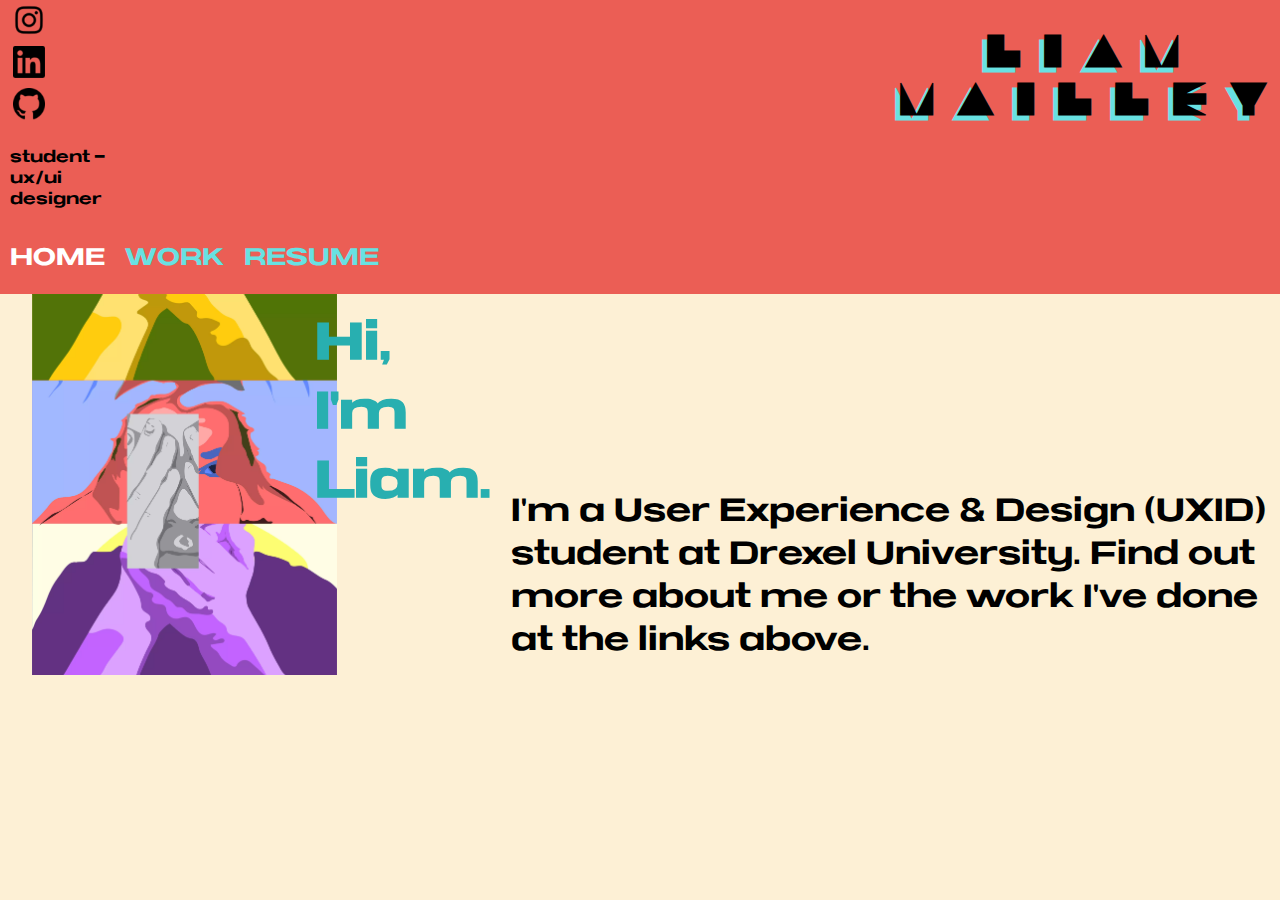
<file: index.html>
<!DOCTYPE html>
<html lang="en">
<head>
    <link href="root/css/master.css" rel="stylesheet" type="text/css" media="all">
    <link href="root/css/stylesheet.css" rel="stylesheet" type="text/css" media="all">
    <link href="root/fonts/stylesheet.css" rel="stylesheet" type="text/css" media="all">
    <meta charset="UTF-8">
    <meta http-equiv="X-UA-Compatible" content="IE=edge">
    <meta name="viewport" content="width=device-width, initial-scale=1.0">
    <title>Liam Mailley - Home</title>
    <style>
        @media only screen and (min-width: 800px) { /* THIS ONE IS ONLY USED WHEN IT'S MORE THAN 800px */
            header {
                display: grid;
                grid-template-columns: 1.5fr 3fr 1.5fr;
                justify-content: space-evenly;
                background-color: #eb5e55;
                position: sticky;
                max-width: 100%;
                overflow: auto;
                margin: auto;
                top: 0;
                padding: 0.2rem 0;
            }
            .socials-container {
                display: flex;
                flex-flow: row wrap;
                align-content: flex-end;
                margin: auto 0;
                max-width: 15%;
            }
            .socials {
                max-width: 2rem;
                padding: 0 0.5rem;
                transition: all .2s ease-in-out;
            }
            .socials:hover {
                transition: 0.4s;
                transform: scale(0.75); 
            }
            .outer-nav-container {
                display: flex;
                flex-flow: column;
                max-width: 40%;
            }
            .nav-container {
                display: flex;
                flex-flow: row;
                justify-content: flex-start;
            }
            .bigbold {
                letter-spacing: 0.2rem;
                margin: 2rem 0 0 0;
                font-size: 2rem;
                font-weight: bold;
                color: #000000;
                text-align: center;
            }
            .bigbold-sub {
                margin-left: 10px;
            }
            main {
                background-color: #fdf0d5;
                display: flex;
                flex-direction: row;
                justify-content: space-between;
                transition: fadein 2s ease-in;
            }
            @keyframes fadein {
                from { opacity: 0; }
                to   { opacity: 1; }
            }
            .greetings {
                display: flex;
                justify-content: center;
                font-size: 3.2rem;
                margin: 1rem 10px;
            }
            .bio {
                display: flex;
                justify-content: center;
                align-items: flex-end;
                font-size: 2rem;
                margin: 1rem 10px;
                align-content: center;
                max-width: 58.3125rem;
            }
            .headshot {
                padding: 0 0 0 2rem;
            }
            .navbutton {
                transition: all .2s ease-in-out;
            }
            .navbutton:hover {
                transition: 0.4s;
                transform: scale(0.9); 
            }
        }
    </style>
</head>

<body>
    <header>
        <div class="socials-container">
            <a href="https://www.instagram.com/liammailley">
                <img src="root/images/insta_45x45.png" alt="Instagram Logo" class="socials">
            </a>
            <a href="https://www.linkedin.com/in/liam-mailley-bb5b69185">
                <img src="root/images/linkedin_45x45.png" alt="Linkedin Logo" class="socials">
            </a>
            <a href="https://github.com/liammailley">
                <img src="root/images/github_45x45.png" alt="Github Logo" class="socials">
            </a>
        </div>
        <br>
        <h1 class="bigbold">
            LIAM MAILLEY
        </h1>
        <div class="outer-nav-container">
            <p class="bigbold-sub">
                student - ux/ui designer
            </p>
            <div class="nav-container">
                <p class="navbutton">
                    <a class="youarehere">
                        HOME
                    </a>
                </p>
                <p class="navbutton">
                    <a class="buttontext" href="root/work.html">
                        WORK
                </a>
                </p>
                <p class="navbutton">
                    <a class="buttontext" href="root/resume.html">
                        RESUME
                    </a>
                </p>
            </div>
        </div>
    </header>

    <main>
        <picture>
            <source type="image/webp" srcset="root/images/colorfulportrait.webp" />
            <img src="root/images/colorfulportrait.png" alt="Self Portrait" class="headshot"/>
        </picture>
        <h2 class="greetings">
            Hi, I'm Liam.
        </h2>
        <p class="bio">
            I'm a User Experience &amp; Design (UXID) student at Drexel University. Find out more about me or the work I've done at the links above. 
        </p>
    </main>
</body>
</html>
</file>
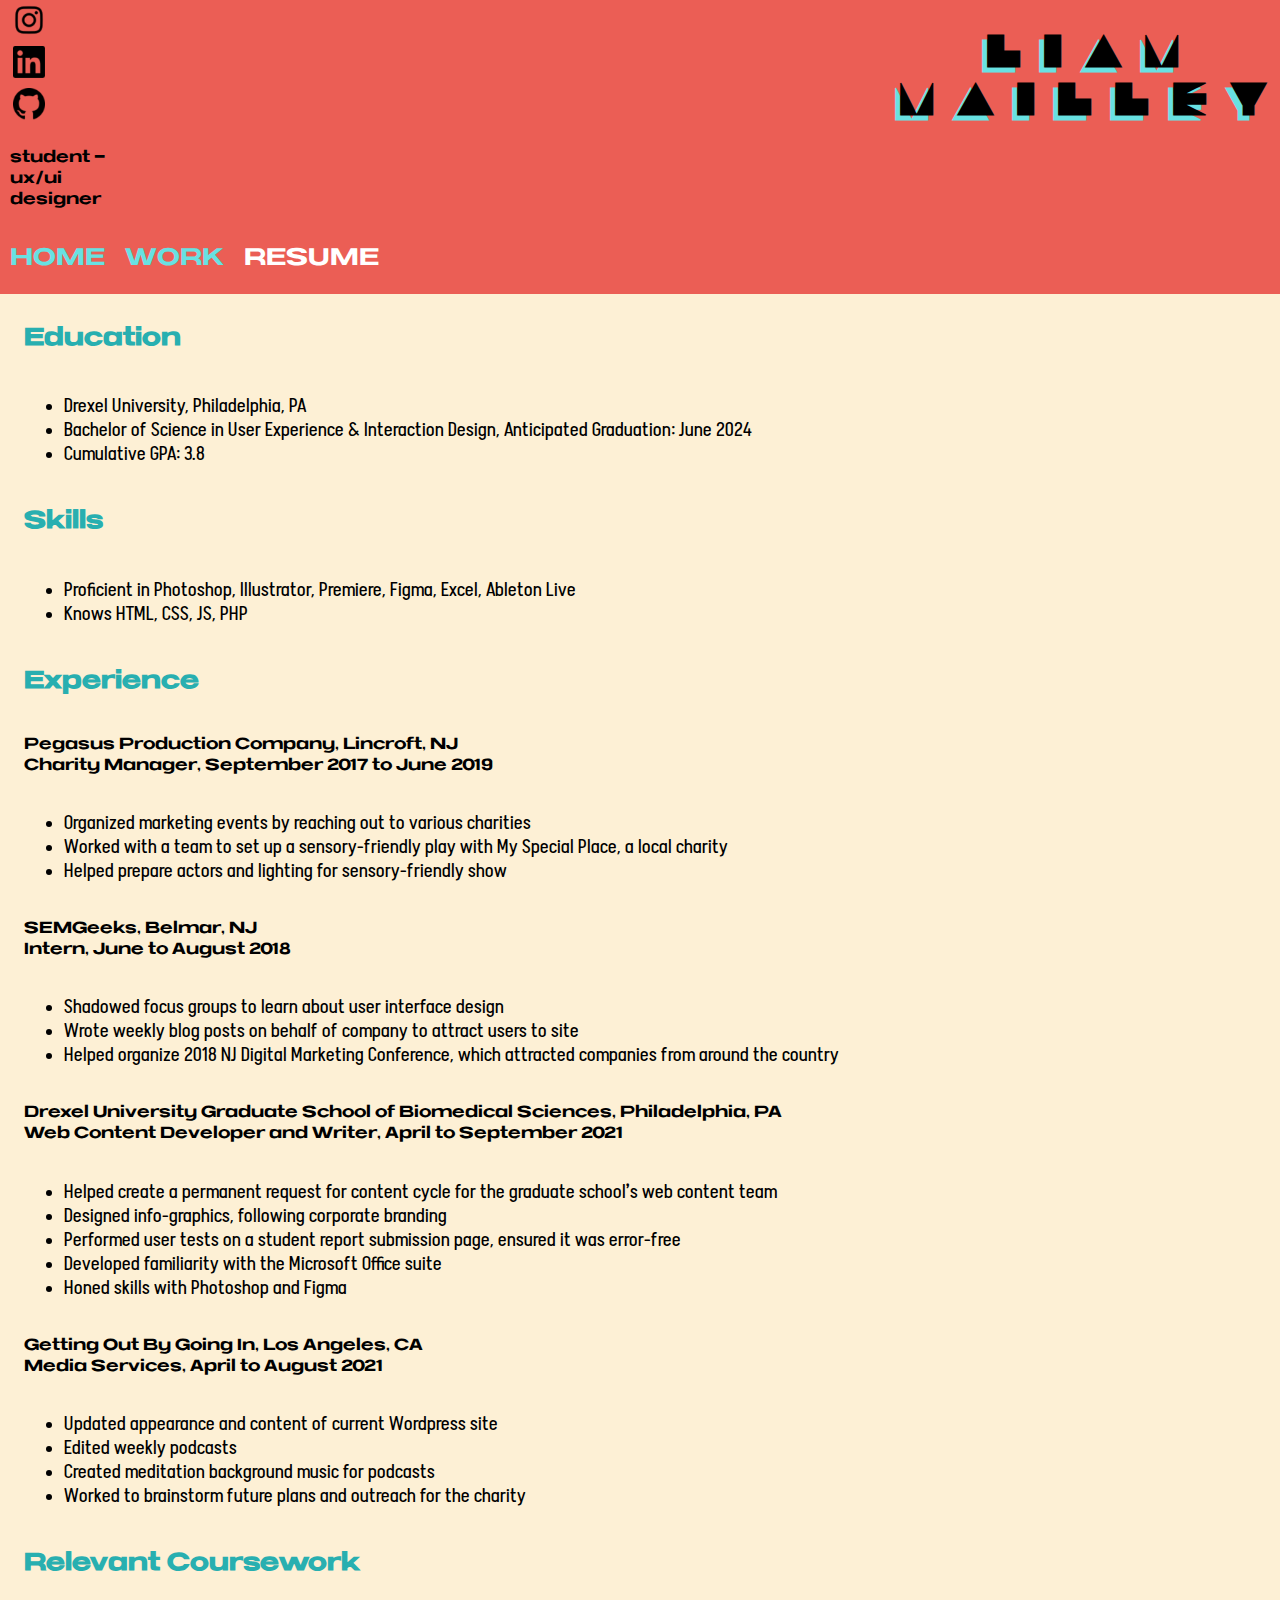
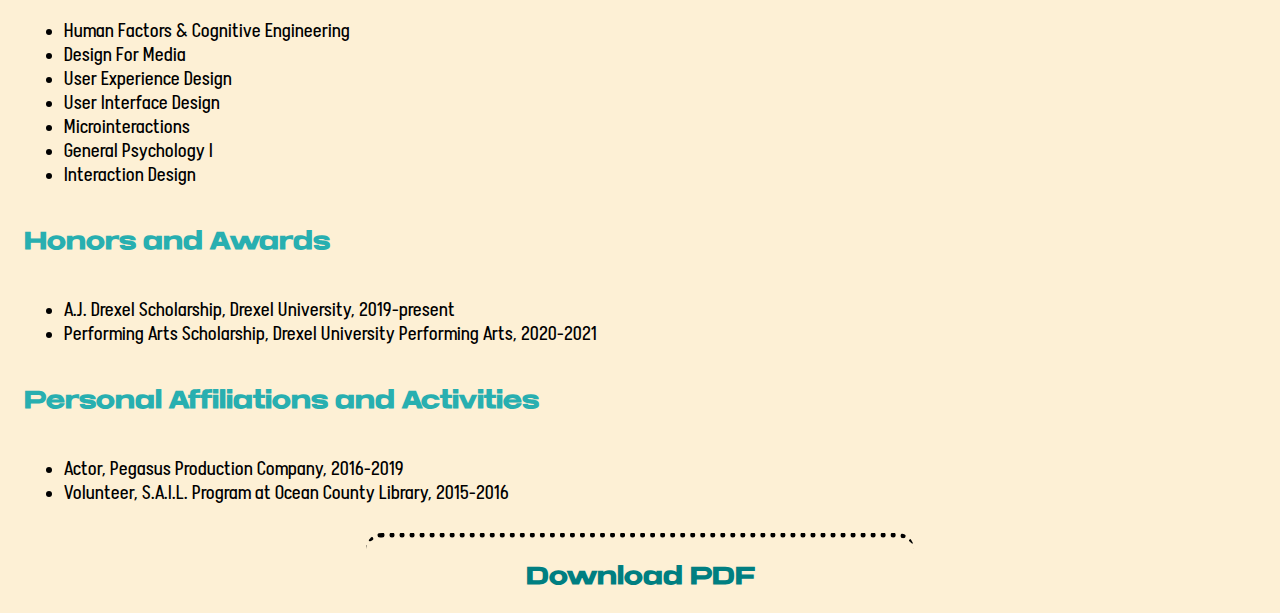
<file: root/resume.html>
<!DOCTYPE html>
<html lang="en">
<head>
    <link href="css/master.css" rel="stylesheet" type="text/css" media="all">
    <link href="css/stylesheet.css" rel="stylesheet" type="text/css" media="all">
    <link href="fonts/stylesheet.css" rel="stylesheet" type="text/css" media="all">
    <meta charset="UTF-8">
    <meta http-equiv="X-UA-Compatible" content="IE=edge">
    <meta name="viewport" content="width=device-width, initial-scale=1.0">
    <title>Liam Mailley - Resume</title>
    <style>
        @media only screen and (min-width: 800px) {  /* THIS ONE IS ONLY USED WHEN IT'S MORE THAN 800px */
            header {
                display: grid;
                grid-template-columns: 1.5fr 3fr 1.5fr;
                justify-content: space-evenly;
                background-color: #eb5e55;
                position: sticky;
                max-width: 100%;
                overflow: auto;
                margin: auto;
                top: 0;
                padding: 0.2rem 0;
            }
            .socials-container {
                display: flex;
                flex-flow: row wrap;
                align-content: flex-end;
                margin: auto 0;
                max-width: 15%;
            }
            .socials {
                max-width: 2rem;
                padding: 0 0.5rem;
                transition: all .2s ease-in-out;
            }
            .socials:hover {
                transition: 0.4s;
                transform: scale(0.75); 
            }
            .outer-nav-container {
                display: flex;
                flex-flow: column;
                max-width: 40%;
            }
            .nav-container {
                display: flex;
                flex-flow: row;
                justify-content: flex-start;
            }
            .bigbold {
                letter-spacing: 0.2rem;
                margin: 2rem 0 0 0;
                font-size: 2rem;
                font-weight: bold;
                color: #000000;
                text-align: center;
            }
            .bigbold-sub {
                margin-left: 10px;
            }
            main {
                background-color: #fdf0d5;
                display: flex;
                flex-direction: row;
                justify-content: space-between;
            }
            .greetings {
                display: flex;
                justify-content: center;
                font-size: 3.2rem;
                margin: 1rem 10px;
            }
            .bio {
                display: flex;
                justify-content: center;
                align-items: flex-end;
                font-size: 2rem;
                margin: 1rem 10px;
                align-content: center;
            }
            .headshot {
                padding: 0 0 0 2rem;
            }
            
            /* Non-Header Styling */

            .resumemain {
                display: flex;
                flex-direction: column;
                max-width: 100%;
                max-height: 100%;
                margin: 0;
                padding: 0.5rem 0.5rem 0.5rem 1.5rem;
                max-width: 100%;
            }
            .resumename {
                text-align: center;
                margin-top: 0;
                font-size: 2.5rem;
            }
            .resumeaddress {
                text-align: center;
                font-size: 1.4rem;
            }
            h2.resume {
                font-size: 1.5rem;
            }
            p.resume {
                font-size: 1rem;
            }
            ul.resume {
                font-size: 1.2rem;
                font-family: 'Chai', Arial, Helvetica, sans-serif;
            }
            .resume {
                text-align: left;
            }

            a.downloadlink {
                color: #007f81;
            }

            .downloadbutton {
                text-align: center;
                padding: 1rem 1.5rem;
                border-radius: 1rem;
                text-decoration: none;
                font-size: 2rem;
                transition-duration: 0.5s;
                margin: auto;
                max-width: 500px;
                border-top: 5px dotted black;
            }
            .downloadbutton:active {
                background-color: #28afb0;
            }
            .navbutton {
                transition: all .2s ease-in-out;
            }
            .navbutton:hover {
                transition: 0.4s;
                transform: scale(0.9); 
            }
        }
    </style>
</head>



<body>
    <header>
        <div class="socials-container">
            <a href="https://www.instagram.com/liammailley">
                <img src="images/insta_45x45.png" alt="Instagram Logo" class="socials">
            </a>
            <a href="https://www.linkedin.com/in/liam-mailley-bb5b69185">
                <img src="images/linkedin_45x45.png" alt="Linkedin Logo" class="socials">
            </a>
            <a href="https://github.com/liammailley">
                <img src="images/github_45x45.png" alt="Github Logo" class="socials">
            </a>
        </div>
        <br>
        <h1 class="bigbold">
            LIAM MAILLEY
        </h1>
        <div class="outer-nav-container">
            <p class="bigbold-sub">
                student - ux/ui designer
            </p>
            <div class="nav-container">
                <p class="navbutton">
                    <a class="buttontext" href="../index.html">
                        HOME
                    </a>
                </p>
                <p class="navbutton">
                    <a class="buttontext" href="work.html">
                        WORK
                </a>
                </p>
                <p class="navbutton">
                    <a class="youarehere">
                        RESUME
                    </a>
                </p>
            </div>
        </div>
    </header>

    <main class="resumemain">

        <h2 class="resume">
            Education
        </h2>
        <ul class="resume">
            <li>Drexel University, Philadelphia, PA</li>
            <li>Bachelor of Science in User Experience & Interaction Design, Anticipated Graduation: June 2024</li>
            <li>Cumulative GPA: 3.8</li>
        </ul>

        <h2 class="resume">
            Skills
        </h2>
        <ul class="resume">
            <li>Proficient in Photoshop, Illustrator, Premiere, Figma, Excel, Ableton Live</li>
            <li>Knows HTML, CSS, JS, PHP</li>
        </ul>


        <h2 class="resume">
            Experience
        </h2>

        <p class="resume">
            Pegasus Production Company, Lincroft, NJ <br>
            Charity Manager, September 2017 to June 2019 
        </p>
        <ul class="resume">
            <li>Organized marketing events by reaching out to various charities</li>
            <li>Worked with a team to set up a sensory-friendly play with My Special Place, a local charity</li>
            <li>Helped prepare actors and lighting for sensory-friendly show</li>
        </ul>

        <p class="resume">
            SEMGeeks, Belmar, NJ <br>
            Intern, June to August 2018
        </p>
        <ul class="resume">
            <li>Shadowed focus groups to learn about user interface design</li>
            <li>Wrote weekly blog posts on behalf of company to attract users to site</li>
            <li>Helped organize 2018 NJ Digital Marketing Conference, which attracted companies from around the country</li>
        </ul>

        <p class="resume">
            Drexel University Graduate School of Biomedical Sciences, Philadelphia, PA <br>
            Web Content Developer and Writer, April to September 2021
        </p>
        <ul class="resume">
            <li>Helped create a permanent request for content cycle for the graduate school’s web content team</li>
            <li>Designed info-graphics, following corporate branding</li>
            <li>Performed user tests on a student report submission page, ensured it was error-free</li>
            <li>Developed familiarity with the Microsoft Office suite</li>
            <li>Honed skills with Photoshop and Figma</li>
        </ul>

        <p class="resume">
            Getting Out By Going In, Los Angeles, CA <br>
            Media Services, April to August 2021
        </p>
        <ul class="resume">
            <li>Updated appearance and content of current Wordpress site</li>
            <li>Edited weekly podcasts</li>
            <li>Created meditation background music for podcasts</li>
            <li>Worked to brainstorm future plans and outreach for the charity</li>
        </ul>


        <h2 class="resume">
            Relevant Coursework
        </h2>
        <ul class="resume">
            <li>Human Factors & Cognitive Engineering</li>
            <li>Design For Media</li>
            <li>User Experience Design</li>
            <li>User Interface Design</li>
            <li>Microinteractions</li>
            <li>General Psychology I</li>
            <li>Interaction Design</li>
        </ul>

        <h2 class="resume">
            Honors and Awards
        </h2>
        <ul class="resume">
            <li>A.J. Drexel Scholarship, Drexel University, 2019-present</li>
            <li>Performing Arts Scholarship, Drexel University Performing Arts, 2020-2021</li>
        </ul>

        <h2 class="resume">
            Personal Affiliations and Activities
        </h2>
        <ul class="resume">
            <li>Actor, Pegasus Production Company, 2016-2019</li>
            <li>Volunteer, S.A.I.L. Program at Ocean County Library, 2015-2016</li>
        </ul>
    </main>
    <footer>
        <h2 class="downloadbutton">
            <a class="downloadlink" href="files/liammailleyresume.pdf" download>
                Download PDF
            </a>
        </h2>
    </footer>
</body>
</html>
</file>
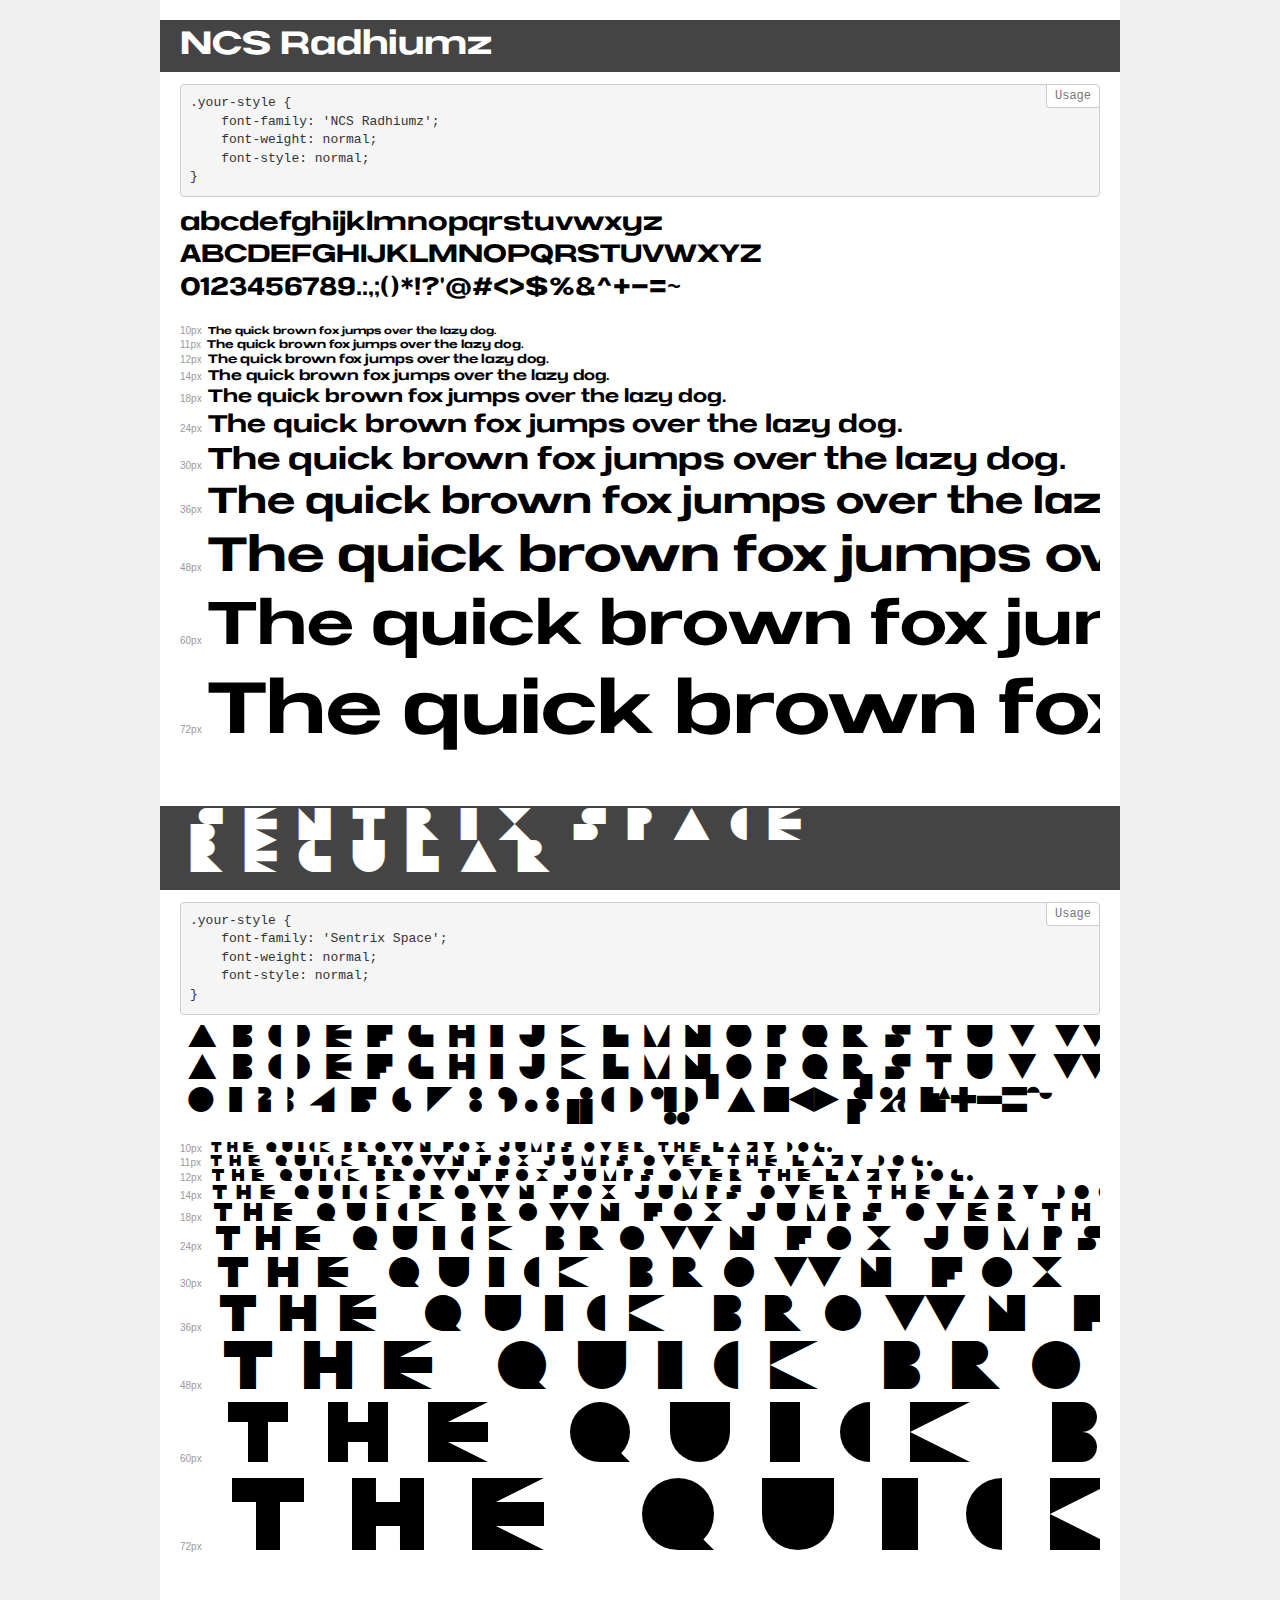
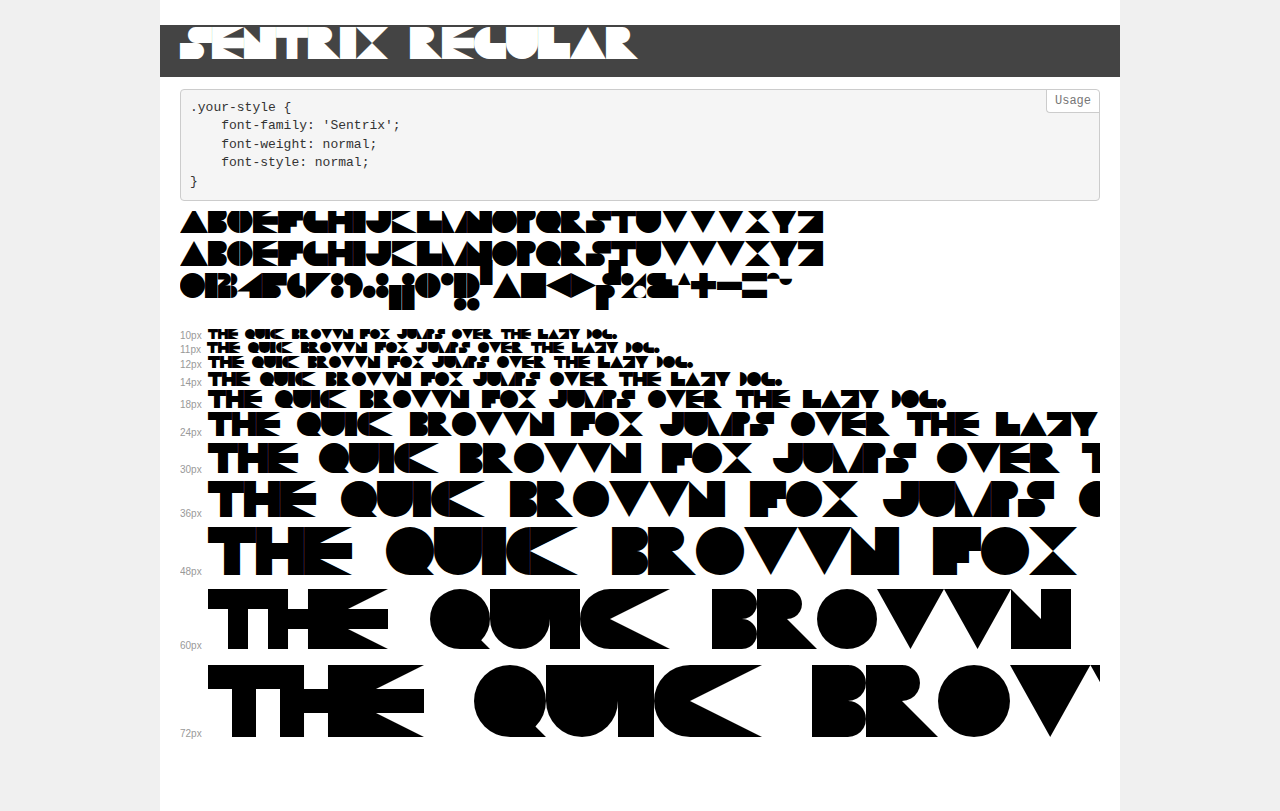
<file: root/fonts/demo.html>
<!DOCTYPE html>
<html lang="en">
<head>
    <meta charset="utf-8">
    <meta http-equiv="X-UA-Compatible" content="IE=edge">
    <meta name="viewport" content="width=device-width, initial-scale=1">
    <meta name="robots" content="noindex, noarchive">
    <meta name="format-detection" content="telephone=no">
    <title>Transfonter demo</title>
    <link href="stylesheet.css" rel="stylesheet">
    <style>
        /*
        http://meyerweb.com/eric/tools/css/reset/
        v2.0 | 20110126
        License: none (public domain)
        */
        html, body, div, span, applet, object, iframe,
        h1, h2, h3, h4, h5, h6, p, blockquote, pre,
        a, abbr, acronym, address, big, cite, code,
        del, dfn, em, img, ins, kbd, q, s, samp,
        small, strike, strong, sub, sup, tt, var,
        b, u, i, center,
        dl, dt, dd, ol, ul, li,
        fieldset, form, label, legend,
        table, caption, tbody, tfoot, thead, tr, th, td,
        article, aside, canvas, details, embed,
        figure, figcaption, footer, header, hgroup,
        menu, nav, output, ruby, section, summary,
        time, mark, audio, video {
            margin: 0;
            padding: 0;
            border: 0;
            font-size: 100%;
            font: inherit;
            vertical-align: baseline;
        }
        /* HTML5 display-role reset for older browsers */
        article, aside, details, figcaption, figure,
        footer, header, hgroup, menu, nav, section {
            display: block;
        }
        body {
            line-height: 1;
        }
        ol, ul {
            list-style: none;
        }
        blockquote, q {
            quotes: none;
        }
        blockquote:before, blockquote:after,
        q:before, q:after {
            content: '';
            content: none;
        }
        table {
            border-collapse: collapse;
            border-spacing: 0;
        }
        /* demo styles */
        body {
            background: #f0f0f0;
            color: #000;
        }
        .page {
            background: #fff;
            width: 920px;
            margin: 0 auto;
            padding: 20px 20px 0 20px;
            overflow: hidden;
        }
        .font-container {
            overflow-x: auto;
            overflow-y: hidden;
            margin-bottom: 40px;
            line-height: 1.3;
            white-space: nowrap;
            padding-bottom: 5px;
        }
        h1 {
            position: relative;
            background: #444;
            font-size: 32px;
            color: #fff;
            padding: 10px 20px;
            margin: 0 -20px 12px -20px;
        }
        .letters {
            font-size: 25px;
            margin-bottom: 20px;
        }
        .s10:before {
            content: '10px';
        }
        .s11:before {
            content: '11px';
        }
        .s12:before {
            content: '12px';
        }
        .s14:before {
            content: '14px';
        }
        .s18:before {
            content: '18px';
        }
        .s24:before {
            content: '24px';
        }
        .s30:before {
            content: '30px';
        }
        .s36:before {
            content: '36px';
        }
        .s48:before {
            content: '48px';
        }
        .s60:before {
            content: '60px';
        }
        .s72:before {
            content: '72px';
        }
        .s10:before, .s11:before, .s12:before, .s14:before,
        .s18:before, .s24:before, .s30:before, .s36:before,
        .s48:before, .s60:before, .s72:before {
            font-family: Arial, sans-serif;
            font-size: 10px;
            font-weight: normal;
            font-style: normal;
            color: #999;
            padding-right: 6px;
        }
        pre {
            display: block;
            position: relative;
            padding: 9px;
            margin: 0 0 10px;
            font-family: Monaco, Menlo, Consolas, "Courier New", monospace;
            font-size: 13px;
            line-height: 1.428571429;
            color: #333;
            font-weight: normal;
            font-style: normal;
            background-color: #f5f5f5;
            border: 1px solid #ccc;
            overflow-x: auto;
            border-radius: 4px;
        }
        pre:after {
            display: block;
            position: absolute;
            right: 0;
            top: 0;
            content: 'Usage';
            line-height: 1;
            padding: 5px 8px;
            font-size: 12px;
            color: #767676;
            background-color: #fff;
            border: 1px solid #ccc;
            border-right: none;
            border-top: none;
            border-radius: 0 4px 0 4px;
            z-index: 10;
        }
        /* responsive */
        @media (max-width: 959px) {
            .page {
                width: auto;
                margin: 0;
            }
        }
    </style>
</head>
<body>
<div class="page">
    <div class="demo">
        <h1 style="font-family: 'NCS Radhiumz'; font-weight: normal; font-style: normal;">NCS Radhiumz</h1>
        <pre>.your-style {
    font-family: 'NCS Radhiumz';
    font-weight: normal;
    font-style: normal;
}</pre>
        <div class="font-container" style="font-family: 'NCS Radhiumz'; font-weight: normal; font-style: normal;">
            <p class="letters">
                abcdefghijklmnopqrstuvwxyz<br>
ABCDEFGHIJKLMNOPQRSTUVWXYZ<br>
                0123456789.:,;()*!?'@#<>$%&^+-=~
            </p>
            <p class="s10" style="font-size: 10px;">The quick brown fox jumps over the lazy dog.</p>
            <p class="s11" style="font-size: 11px;">The quick brown fox jumps over the lazy dog.</p>
            <p class="s12" style="font-size: 12px;">The quick brown fox jumps over the lazy dog.</p>
            <p class="s14" style="font-size: 14px;">The quick brown fox jumps over the lazy dog.</p>
            <p class="s18" style="font-size: 18px;">The quick brown fox jumps over the lazy dog.</p>
            <p class="s24" style="font-size: 24px;">The quick brown fox jumps over the lazy dog.</p>
            <p class="s30" style="font-size: 30px;">The quick brown fox jumps over the lazy dog.</p>
            <p class="s36" style="font-size: 36px;">The quick brown fox jumps over the lazy dog.</p>
            <p class="s48" style="font-size: 48px;">The quick brown fox jumps over the lazy dog.</p>
            <p class="s60" style="font-size: 60px;">The quick brown fox jumps over the lazy dog.</p>
            <p class="s72" style="font-size: 72px;">The quick brown fox jumps over the lazy dog.</p>
        </div>
    </div>
    <div class="demo">
        <h1 style="font-family: 'Sentrix Space'; font-weight: normal; font-style: normal;">Sentrix Space Regular</h1>
        <pre>.your-style {
    font-family: 'Sentrix Space';
    font-weight: normal;
    font-style: normal;
}</pre>
        <div class="font-container" style="font-family: 'Sentrix Space'; font-weight: normal; font-style: normal;">
            <p class="letters">
                abcdefghijklmnopqrstuvwxyz<br>
ABCDEFGHIJKLMNOPQRSTUVWXYZ<br>
                0123456789.:,;()*!?'@#<>$%&^+-=~
            </p>
            <p class="s10" style="font-size: 10px;">The quick brown fox jumps over the lazy dog.</p>
            <p class="s11" style="font-size: 11px;">The quick brown fox jumps over the lazy dog.</p>
            <p class="s12" style="font-size: 12px;">The quick brown fox jumps over the lazy dog.</p>
            <p class="s14" style="font-size: 14px;">The quick brown fox jumps over the lazy dog.</p>
            <p class="s18" style="font-size: 18px;">The quick brown fox jumps over the lazy dog.</p>
            <p class="s24" style="font-size: 24px;">The quick brown fox jumps over the lazy dog.</p>
            <p class="s30" style="font-size: 30px;">The quick brown fox jumps over the lazy dog.</p>
            <p class="s36" style="font-size: 36px;">The quick brown fox jumps over the lazy dog.</p>
            <p class="s48" style="font-size: 48px;">The quick brown fox jumps over the lazy dog.</p>
            <p class="s60" style="font-size: 60px;">The quick brown fox jumps over the lazy dog.</p>
            <p class="s72" style="font-size: 72px;">The quick brown fox jumps over the lazy dog.</p>
        </div>
    </div>
    <div class="demo">
        <h1 style="font-family: 'Sentrix'; font-weight: normal; font-style: normal;">Sentrix Regular</h1>
        <pre>.your-style {
    font-family: 'Sentrix';
    font-weight: normal;
    font-style: normal;
}</pre>
        <div class="font-container" style="font-family: 'Sentrix'; font-weight: normal; font-style: normal;">
            <p class="letters">
                abcdefghijklmnopqrstuvwxyz<br>
ABCDEFGHIJKLMNOPQRSTUVWXYZ<br>
                0123456789.:,;()*!?'@#<>$%&^+-=~
            </p>
            <p class="s10" style="font-size: 10px;">The quick brown fox jumps over the lazy dog.</p>
            <p class="s11" style="font-size: 11px;">The quick brown fox jumps over the lazy dog.</p>
            <p class="s12" style="font-size: 12px;">The quick brown fox jumps over the lazy dog.</p>
            <p class="s14" style="font-size: 14px;">The quick brown fox jumps over the lazy dog.</p>
            <p class="s18" style="font-size: 18px;">The quick brown fox jumps over the lazy dog.</p>
            <p class="s24" style="font-size: 24px;">The quick brown fox jumps over the lazy dog.</p>
            <p class="s30" style="font-size: 30px;">The quick brown fox jumps over the lazy dog.</p>
            <p class="s36" style="font-size: 36px;">The quick brown fox jumps over the lazy dog.</p>
            <p class="s48" style="font-size: 48px;">The quick brown fox jumps over the lazy dog.</p>
            <p class="s60" style="font-size: 60px;">The quick brown fox jumps over the lazy dog.</p>
            <p class="s72" style="font-size: 72px;">The quick brown fox jumps over the lazy dog.</p>
        </div>
    </div>
</div>
</body>
</html>
</file>
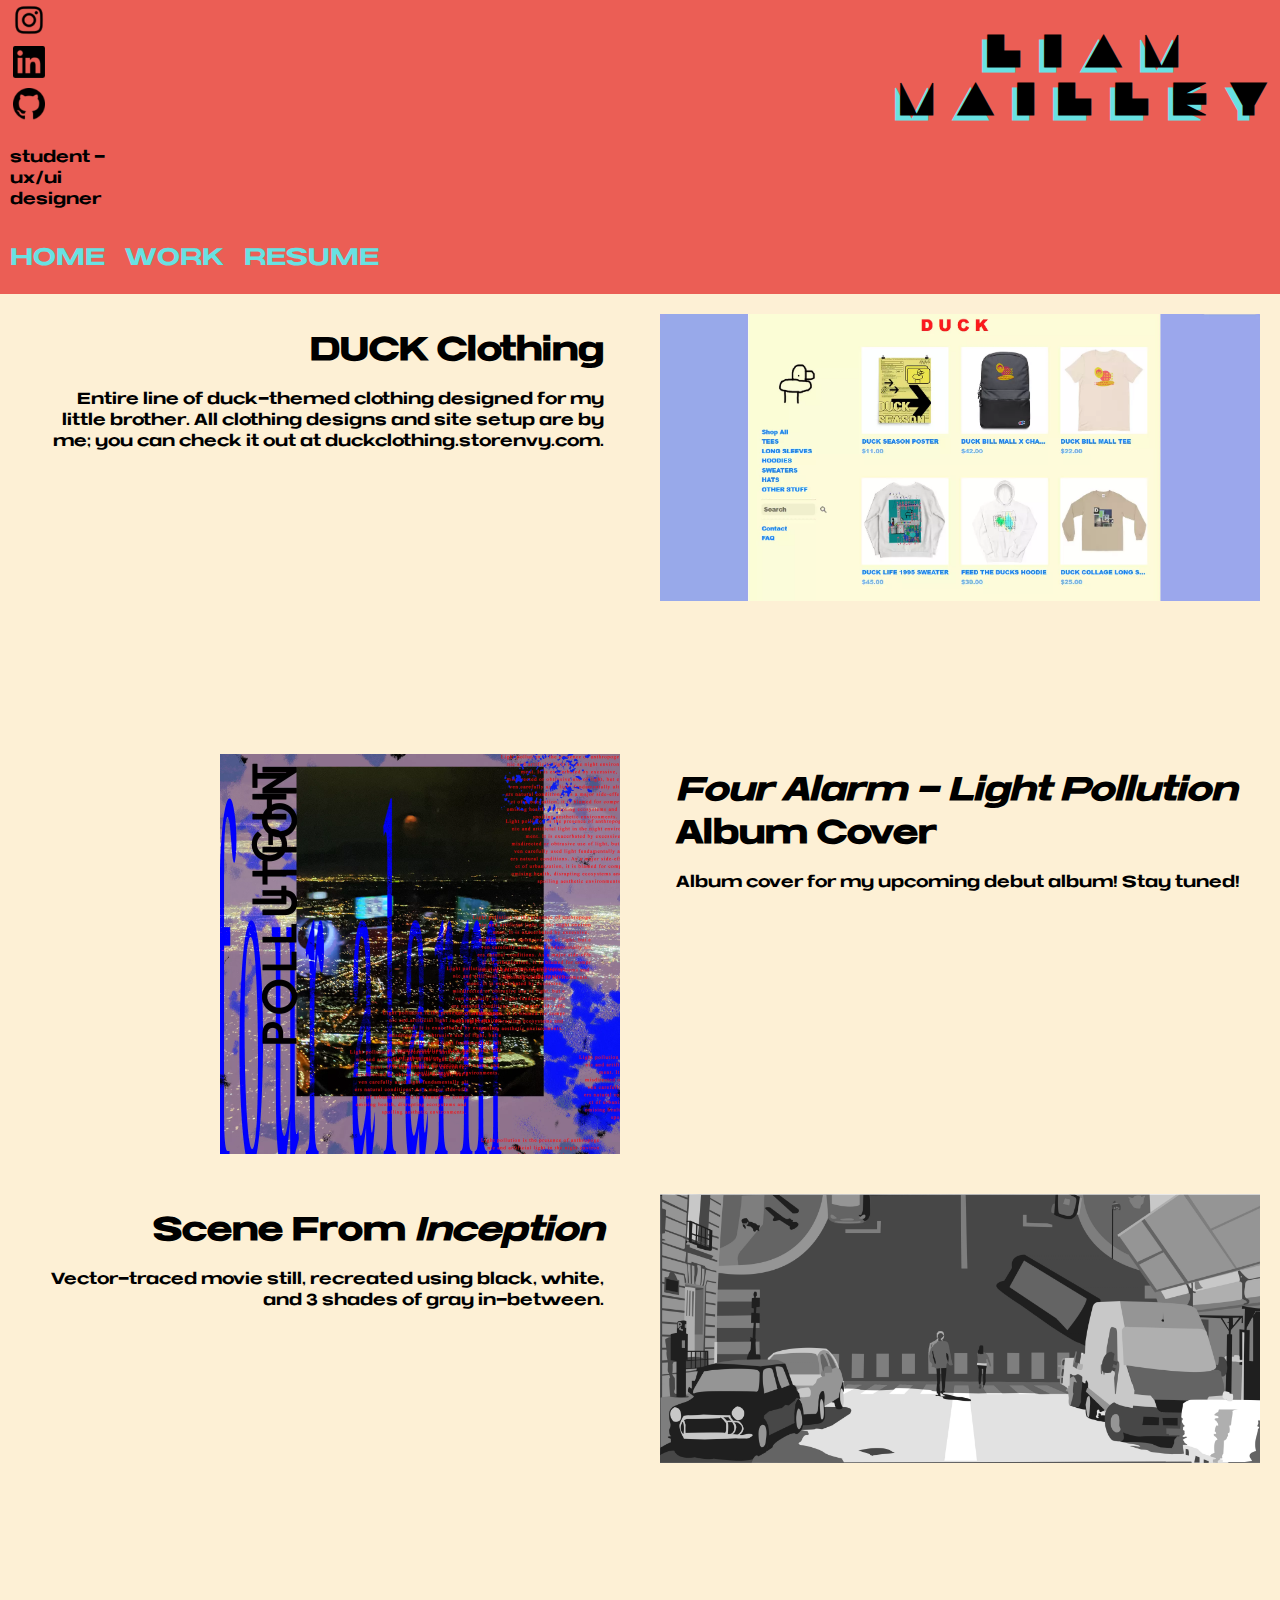
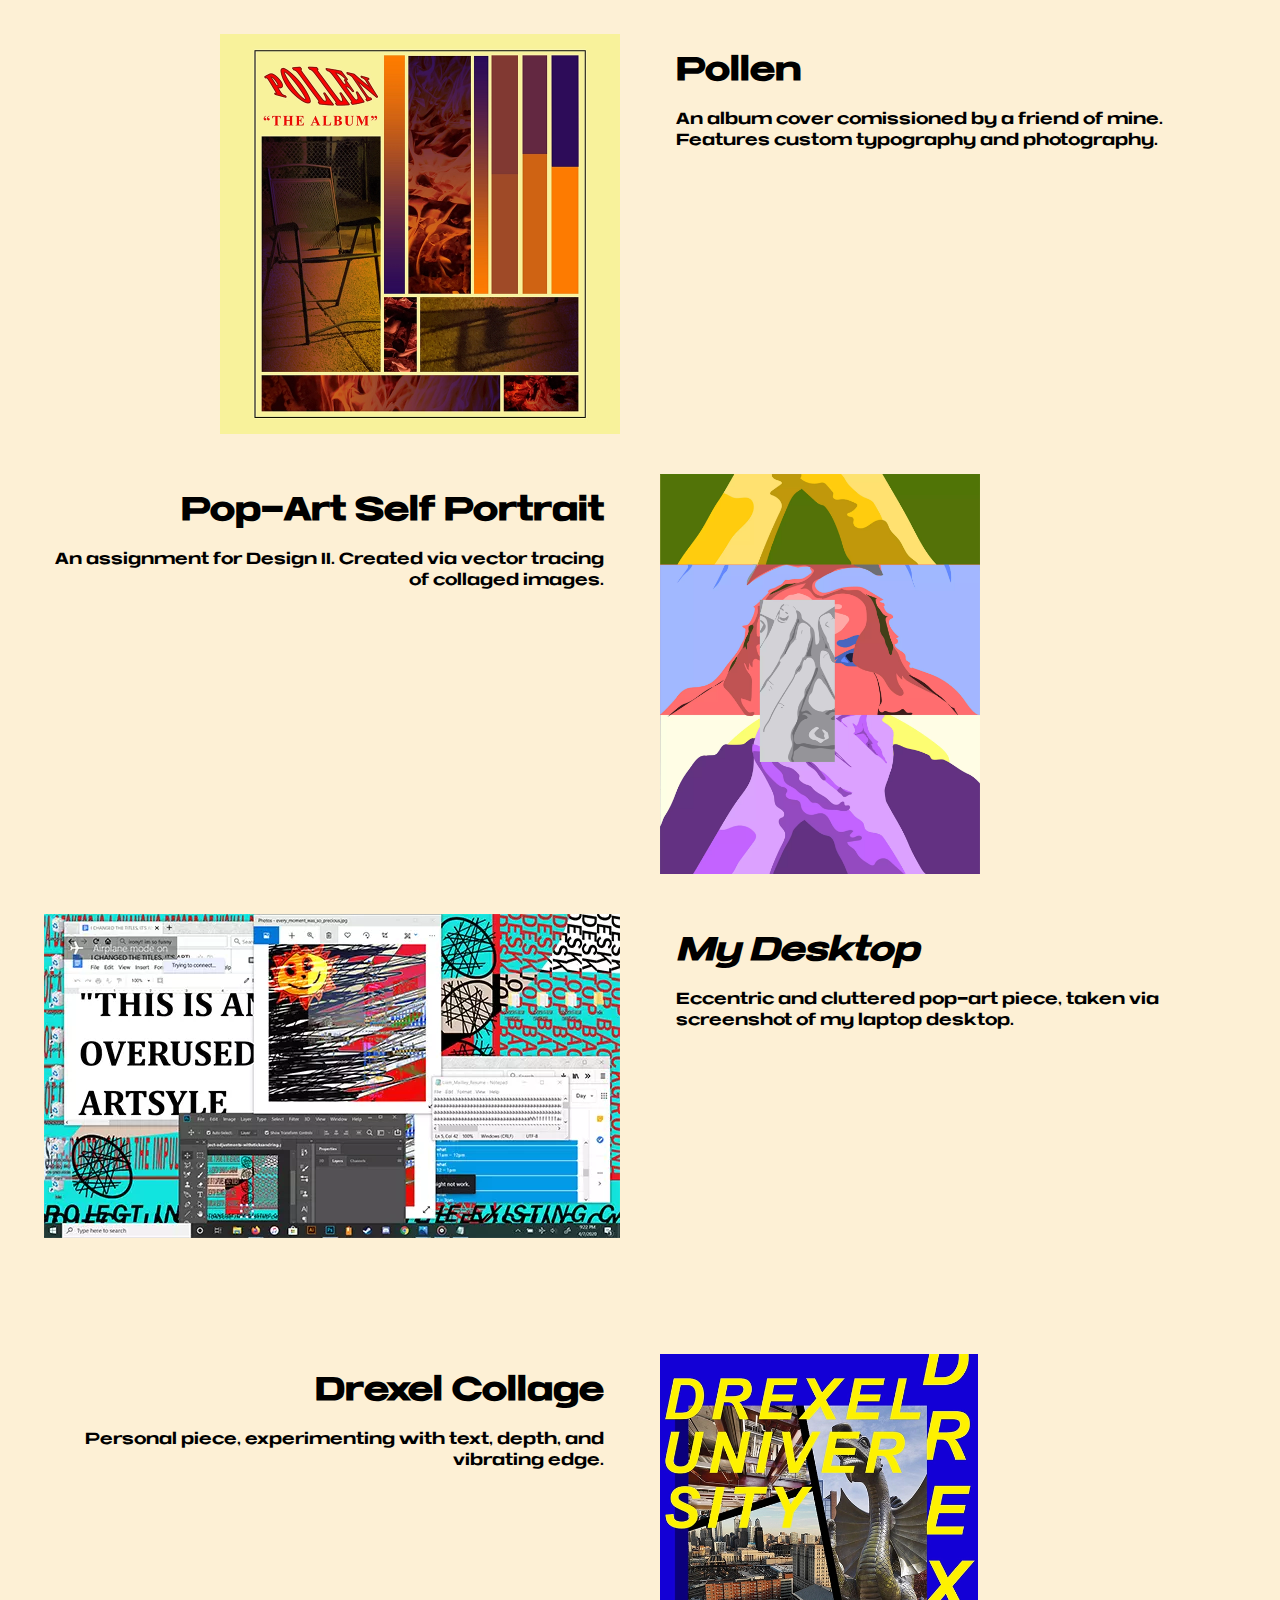
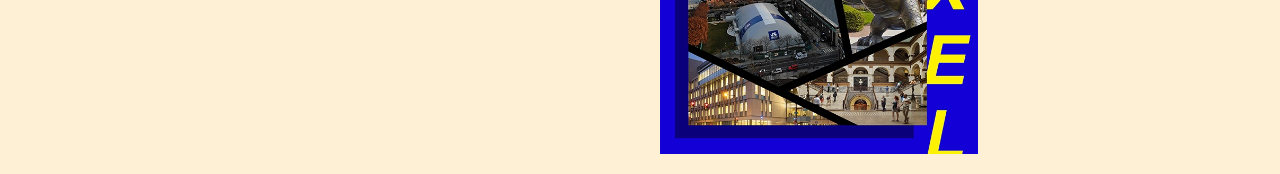
<file: root/pages/digitalart.html>
<!DOCTYPE html>
<html lang="en">
<head>
    <link href="../css/master.css" rel="stylesheet" type="text/css" media="all">
    <link href="../css/stylesheet.css" rel="stylesheet" type="text/css" media="all">
    <link href="../fonts/stylesheet.css" rel="stylesheet" type="text/css" media="all">
    <meta charset="UTF-8">
    <meta http-equiv="X-UA-Compatible" content="IE=edge">
    <meta name="viewport" content="width=device-width, initial-scale=1.0">
    <title>Liam Mailley - Work</title>
    <style>
        @media only screen and (min-width: 800px) { /* THIS ONE IS ONLY USED WHEN IT'S MORE THAN 800px */
        header {
                display: grid;
                grid-template-columns: 1.5fr 3fr 1.5fr;
                justify-content: space-evenly;
                background-color: #eb5e55;
                position: sticky;
                max-width: 100%;
                overflow: auto;
                margin: auto;
                top: 0;
                padding: 0.2rem 0;
            }
            .socials-container {
                display: flex;
                flex-flow: row wrap;
                align-content: flex-end;
                margin: auto 0;
                max-width: 15%;
            }
            .socials {
                max-width: 2rem;
                padding: 0 0.5rem;
                transition: all .2s ease-in-out;
            }
            .socials:hover {
                transition: 0.4s;
                transform: scale(0.75); 
            }
            .outer-nav-container {
                display: flex;
                flex-flow: column;
                max-width: 40%;
            }
            .nav-container {
                display: flex;
                flex-flow: row;
                justify-content: flex-start;
            }
            .bigbold {
                letter-spacing: 0.2rem;
                margin: 2rem 0 0 0;
                font-size: 2rem;
                font-weight: bold;
                color: #000000;
                text-align: center;
            }
            .bigbold-sub {
                margin-left: 10px;
            }
            main {
                background-color: #fdf0d5;
                display: flex;
                flex-direction: row;
                justify-content: space-between;
            }
            .greetings {
                display: flex;
                justify-content: center;
                font-size: 3.2rem;
                margin: 1rem 10px;
            }
            .bio {
                display: flex;
                justify-content: center;
                align-items: flex-end;
                font-size: 2rem;
                margin: 1rem 10px;
                align-content: center;
                max-width: 58.3125rem;
            }
            .headshot {
                padding: 0 0 0 2rem;
            }

            /* Non-Header Styling */

            /* Content Pages Grid Code */

            .contentmain {
                display: grid;
                grid-template-columns: 50% 50%;
            }

            .contenttitle {
                font-family: 'NCS Radhiumz', Arial, Helvetica, sans-serif;
                margin: 1rem;
            }

            .contentdesc {
                margin: 1rem;
            }

            .contentimages {
                max-width: 100%;
                max-height: 100%;
            }

            #firstleft {
                grid-column: 1;
                grid-row: 1;
                border: 20px solid #fdf0d5;
                background-repeat: no-repeat;
                background-size: cover;
                height: 25rem;
                text-align: right;
                float: right;
            }

            #firstright {
                grid-column: 2;
                grid-row: 1;
                border: 20px solid #fdf0d5;
                max-width: 100%;
                height: 25rem;
                text-align: left;
                float: left;
            }

            #secondleft {
                grid-column: 1;
                grid-row: 2;
                border: 20px solid #fdf0d5;
                background-repeat: no-repeat;
                background-size: cover;
                height: 25rem;
                text-align: right;
                float: right;
            }

            #secondright {
                grid-column: 2;
                grid-row: 2;
                border: 20px solid #fdf0d5;
                max-width: 100%;
                height: 25rem;
                text-align: left;
                float: left;
            }

            #thirdleft {
                grid-column: 1;
                grid-row: 3;
                border: 20px solid #fdf0d5;
                background-repeat: no-repeat;
                background-size: cover;
                height: 25rem;
                text-align: right;
                float: right;
            }

            #thirdright {
                grid-column: 2;
                grid-row: 3;
                border: 20px solid #fdf0d5;
                max-width: 100%;
                height: 25rem;
                text-align: left;
                float: left;
            }

            #fourthleft {
                grid-column: 1;
                grid-row: 4;
                border: 20px solid #fdf0d5;
                background-repeat: no-repeat;
                background-size: cover;
                height: 25rem;
                text-align: right;
                float: right;
            }

            #fourthright {
                grid-column: 2;
                grid-row: 4;
                border: 20px solid #fdf0d5;
                max-width: 100%;
                height: 25rem;
                text-align: left;
                float: left;
            }

            #fifthleft {
                grid-column: 1;
                grid-row: 5;
                border: 20px solid #fdf0d5;
                background-repeat: no-repeat;
                background-size: cover;
                height: 25rem;
                text-align: right;
                float: right;
            }

            #fifthright {
                grid-column: 2;
                grid-row: 5;
                border: 20px solid #fdf0d5;
                max-width: 100%;
                height: 25rem;
                text-align: left;
                float: left;
            }

            #sixthleft {
                grid-column: 1;
                grid-row: 6;
                border: 20px solid #fdf0d5;
                background-repeat: no-repeat;
                background-size: cover;
                height: 25rem;
                text-align: right;
                float: right;
            }

            #sixthright {
                grid-column: 2;
                grid-row: 6;
                border: 20px solid #fdf0d5;
                max-width: 100%;
                height: 25rem;
                text-align: left;
                float: left;
            }

            #seventhleft {
                grid-column: 1;
                grid-row: 7;
                border: 20px solid #fdf0d5;
                background-repeat: no-repeat;
                background-size: cover;
                height: 25rem;
                text-align: right;
                float: right;
            }

            #seventhright {
                grid-column: 2;
                grid-row: 7;
                border: 20px solid #fdf0d5;
                max-width: 100%;
                height: 25rem;
                text-align: left;
                float: left;
            }
            .navbutton {
                transition: all .2s ease-in-out;
            }
            .navbutton:hover {
                transition: 0.4s;
                transform: scale(0.9); 
            }
        }
    </style>
</head>

<body>

    <header>
        <div class="socials-container">
            <a href="https://www.instagram.com/liammailley">
                <img src="../images/insta_45x45.png" alt="Instagram Logo" class="socials">
            </a>
            <a href="https://www.linkedin.com/in/liam-mailley-bb5b69185">
                <img src="../images/linkedin_45x45.png" alt="Linkedin Logo" class="socials">
            </a>
            <a href="https://github.com/liammailley">
                <img src="../images/github_45x45.png" alt="Github Logo" class="socials">
            </a>
        </div>
        <br>
        <h1 class="bigbold">
            LIAM MAILLEY
        </h1>
        <div class="outer-nav-container">
            <p class="bigbold-sub">
                student - ux/ui designer
            </p>
            <div class="nav-container">
                <p class="navbutton">
                    <a class="buttontext" href="../../index.html">
                        HOME
                    </a>
                </p>
                <p class="navbutton">
                    <a class="buttontext" href="../work.html">
                        WORK
                </a>
                </p>
                <p class="navbutton">
                    <a class="buttontext" href="../resume.html">
                        RESUME
                    </a>
                </p>
            </div>
        </div>
    </header>

    <main class="contentmain">

        <div id="firstleft">
            <h1 class="contenttitle">
                DUCK Clothing
            </h1>
            <p class="contentdesc">
                Entire line of duck-themed clothing designed for my little brother. All clothing designs and site setup are by me; you can check it out at duckclothing.storenvy.com.
            </p>
        </div>

        <div id="firstright">
            <img src="../images/duck.webp" alt="DUCK" class="contentimages">
        </div>


        <div id="secondleft">
            <img src="../images/lightpollution.webp" alt="Light Pollution" class="contentimages">
        </div>

        <div id="secondright">
            <h1 class="contenttitle">
                <em>Four Alarm - Light Pollution</em> Album Cover
            </h1>
            <p class="contentdesc">
                Album cover for my upcoming debut album! Stay tuned!
            </p>
        </div>


        <div id="thirdleft">
            <h1 class="contenttitle">
                Scene From <em>Inception</em>
            </h1>
            <p class="contentdesc">
                Vector-traced movie still, recreated using black, white, and 3 shades of gray in-between.
            </p>
        </div>

        <div id="thirdright">
            <img src="../images/inception.webp" alt="Inception" class="contentimages">
        </div>


        <div id="fourthleft">
            <img src="../images/pollen.webp" alt="Pollen" class="contentimages">
        </div>

        <div id="fourthright">
            <h1 class="contenttitle">
                Pollen
            </h1>
            <p class="contentdesc">
                An album cover comissioned by a friend of mine. Features custom typography and photography.
            </p>
        </div>


        <div id="fifthleft">
            <h1 class="contenttitle">
                Pop-Art Self Portrait
            </h1>
            <p class="contentdesc">
                An assignment for Design II. Created via vector tracing of collaged images.
            </p>
        </div>

        <div id="fifthright">
            <img src="../images/colorfulportrait.webp" alt="Design II Final" class="contentimages">
        </div>


        <div id="sixthleft">
            <img src="../images/desktop.webp" alt="My Desktop" class="contentimages">
        </div>

        <div id="sixthright">
            <h1 class="contenttitle">
                <em>My Desktop</em>
            </h1>
            <p class="contentdesc">
                Eccentric and cluttered pop-art piece, taken via screenshot of my laptop desktop.
            </p>
        </div>


        <div id="seventhleft">
            <h1 class="contenttitle">
                Drexel Collage
            </h1>
            <p class="contentdesc">
                Personal piece, experimenting with text, depth, and vibrating edge.
            </p>
        </div>

        <div id="seventhright">
            <img src="../images/drexelcollage.webp" alt="Drexel Collage" class="contentimages">
        </div>


    </main>

</body>
</html>
</file>
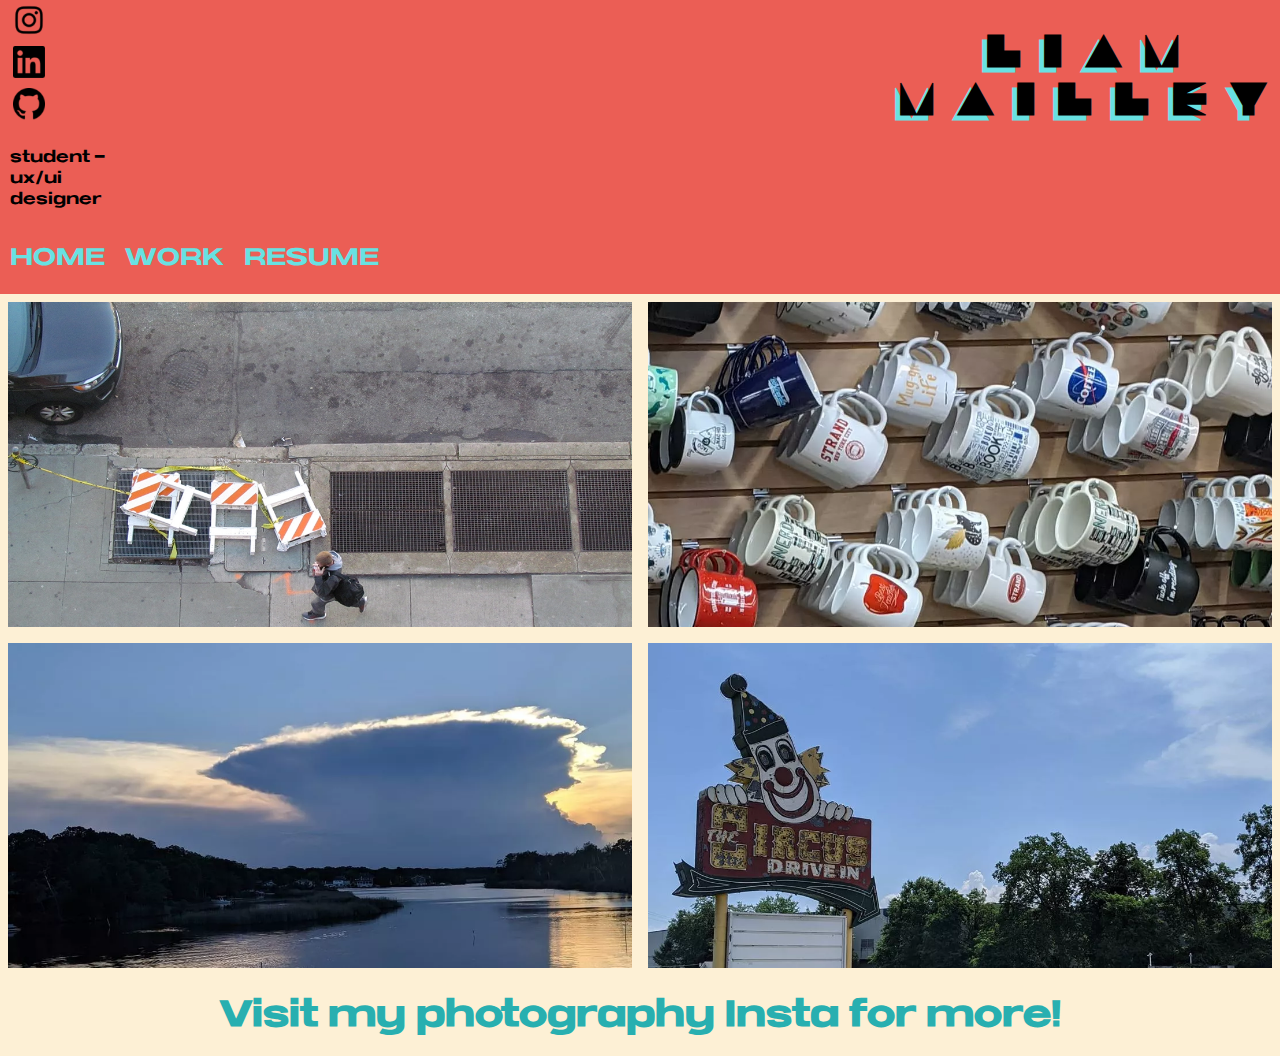
<file: root/pages/photo.html>
<!DOCTYPE html>
<html lang="en">
<head>
    <link href="../css/master.css" rel="stylesheet" type="text/css" media="all">
    <link href="../css/stylesheet.css" rel="stylesheet" type="text/css" media="all">
    <link href="../fonts/stylesheet.css" rel="stylesheet" type="text/css" media="all">
    <meta charset="UTF-8">
    <meta http-equiv="X-UA-Compatible" content="IE=edge">
    <meta name="viewport" content="width=device-width, initial-scale=1.0">
    <title>Liam Mailley - Work</title>
    <style>
        @media only screen and (min-width: 800px) { /* THIS ONE IS ONLY USED WHEN IT'S MORE THAN 800px */
            header {
                display: grid;
                grid-template-columns: 1.5fr 3fr 1.5fr;
                justify-content: space-evenly;
                background-color: #eb5e55;
                position: sticky;
                max-width: 100%;
                overflow: auto;
                margin: auto;
                top: 0;
                padding: 0.2rem 0;
            }
            .socials-container {
                display: flex;
                flex-flow: row wrap;
                align-content: flex-end;
                margin: auto 0;
                max-width: 15%;
            }
            .socials {
                max-width: 2rem;
                padding: 0 0.5rem;
                transition: all .2s ease-in-out;
            }
            .socials:hover {
                transition: 0.4s;
                transform: scale(0.75); 
            }
            .outer-nav-container {
                display: flex;
                flex-flow: column;
                max-width: 40%;
            }
            .nav-container {
                display: flex;
                flex-flow: row;
                justify-content: flex-start;
            }
            .bigbold {
                letter-spacing: 0.2rem;
                margin: 2rem 0 0 0;
                font-size: 2rem;
                font-weight: bold;
                color: #000000;
                text-align: center;
                max-width: 45%;
            }
            .bigbold-sub {
                margin-left: 10px;
            }
            main {
                background-color: #fdf0d5;
                display: flex;
                flex-direction: row;
                justify-content: space-between;
            }
            .greetings {
                display: flex;
                justify-content: center;
                font-size: 3.2rem;
                margin: 1rem 10px;
            }
            .bio {
                display: flex;
                justify-content: center;
                align-items: flex-end;
                font-size: 2rem;
                margin: 1rem 10px;
                align-content: center;
            }
            .headshot {
                padding: 0 0 0 2rem;
            }
            
            /* Non-Header Styling */

            /* Content Pages Grid Code */

            .contentmain {
                display: grid;
                grid-template-columns: 50% 50%;
            }

            .contenttitle {
                font-family: 'NCS Radhiumz', Arial, Helvetica, sans-serif;
                margin: 1rem;
            }

            .contentdesc {
                margin: 1rem;
            }

            .contentimages {
                max-width: 100%;
                max-height: 100%;
            }
            #topleft {
                grid-column: 1;
                grid-row: 1;
                border: 8px solid #fdf0d5;
                background-repeat: no-repeat;
                background-size: cover;
                height: 20.3125rem;
            }

            #topright {
                grid-column: 1;
                grid-row: 2;
                border: 8px solid #fdf0d5;
                background-repeat: no-repeat;
                background-size: cover;
                height: 20.3125rem;
            }

            #bottomleft {
                grid-column: 1;
                grid-row: 3;
                border: 8px solid #fdf0d5;
                background-repeat: no-repeat;
                background-size: cover;
                height: 20.3125rem;
            }

            #bottomright {
                grid-column: 1;
                grid-row: 4;
                border: 8px solid #fdf0d5;
                background-repeat: no-repeat;
                background-size: cover;
                height: 20.3125rem;
            }
        
        .contentmain {
                display: grid;
                grid-template: 50% 50% / 50% 50%;
            }

        #topleft {
            grid-column: 1;
            grid-row: 1;
            border: 8px solid #fdf0d5;
            background-image: url("../images/walking.webp");
            background-repeat: no-repeat;
            background-size: cover;
            height: 20.3125rem;
        }

        #topright {
            grid-column: 2;
            grid-row: 1;
            border: 8px solid #fdf0d5;
            background-image: url("../images/mugs.webp");
            background-repeat: no-repeat;
            background-size: cover;
            height: 20.3125rem;
        }

        #bottomleft {
            grid-column: 1;
            grid-row: 2;
            background-image: url("../images/metedeconk.webp");
            border: 8px solid #fdf0d5;
            background-repeat: no-repeat;
            background-size: cover;
            height: 20.3125rem;
        }

        #bottomright {
            grid-column: 2;
            grid-row: 2;
            background-image: url("../images/theamericandream.webp");
            border: 8px solid #fdf0d5;
            background-repeat: no-repeat;
            background-size: cover;
            height: 20.3125rem;
        }

        .navbutton {
                transition: all .2s ease-in-out;
            }
        .navbutton:hover {
            transition: 0.4s;
            transform: scale(0.9); 
        }
    }
    </style>
</head>

<body>

    <header>
        <div class="socials-container">
            <a href="https://www.instagram.com/liammailley">
                <img src="../images/insta_45x45.png" alt="Instagram Logo" class="socials">
            </a>
            <a href="https://www.linkedin.com/in/liam-mailley-bb5b69185">
                <img src="../images/linkedin_45x45.png" alt="Linkedin Logo" class="socials">
            </a>
            <a href="https://github.com/liammailley">
                <img src="../images/github_45x45.png" alt="Github Logo" class="socials">
            </a>
        </div>
        <br>
        <h1 class="bigbold">
            LIAM MAILLEY
        </h1>
        <div class="outer-nav-container">
            <p class="bigbold-sub">
                student - ux/ui designer
            </p>
            <div class="nav-container">
                <p class="navbutton">
                    <a class="buttontext" href="../../index.html">
                        HOME
                    </a>
                </p>
                <p class="navbutton">
                    <a class="buttontext" href="../work.html">
                        WORK
                </a>
                </p>
                <p class="navbutton">
                    <a class="buttontext" href="../resume.html">
                        RESUME
                    </a>
                </p>
            </div>
        </div>
    </header>


    <main class="contentmain">

        <div id="topleft">
        </div>

        <div id="topright">
        </div>

        <div id="bottomleft">
        </div>

        <div id="bottomright">
        </div>
    </main>
    <a href="https://www.instagram.com/liammphoto/" class="visitformore">
        <h2 class="contenttitle">
            Visit my photography Insta for more!
        </h2>
    </a>
</body>
</html>
</file>
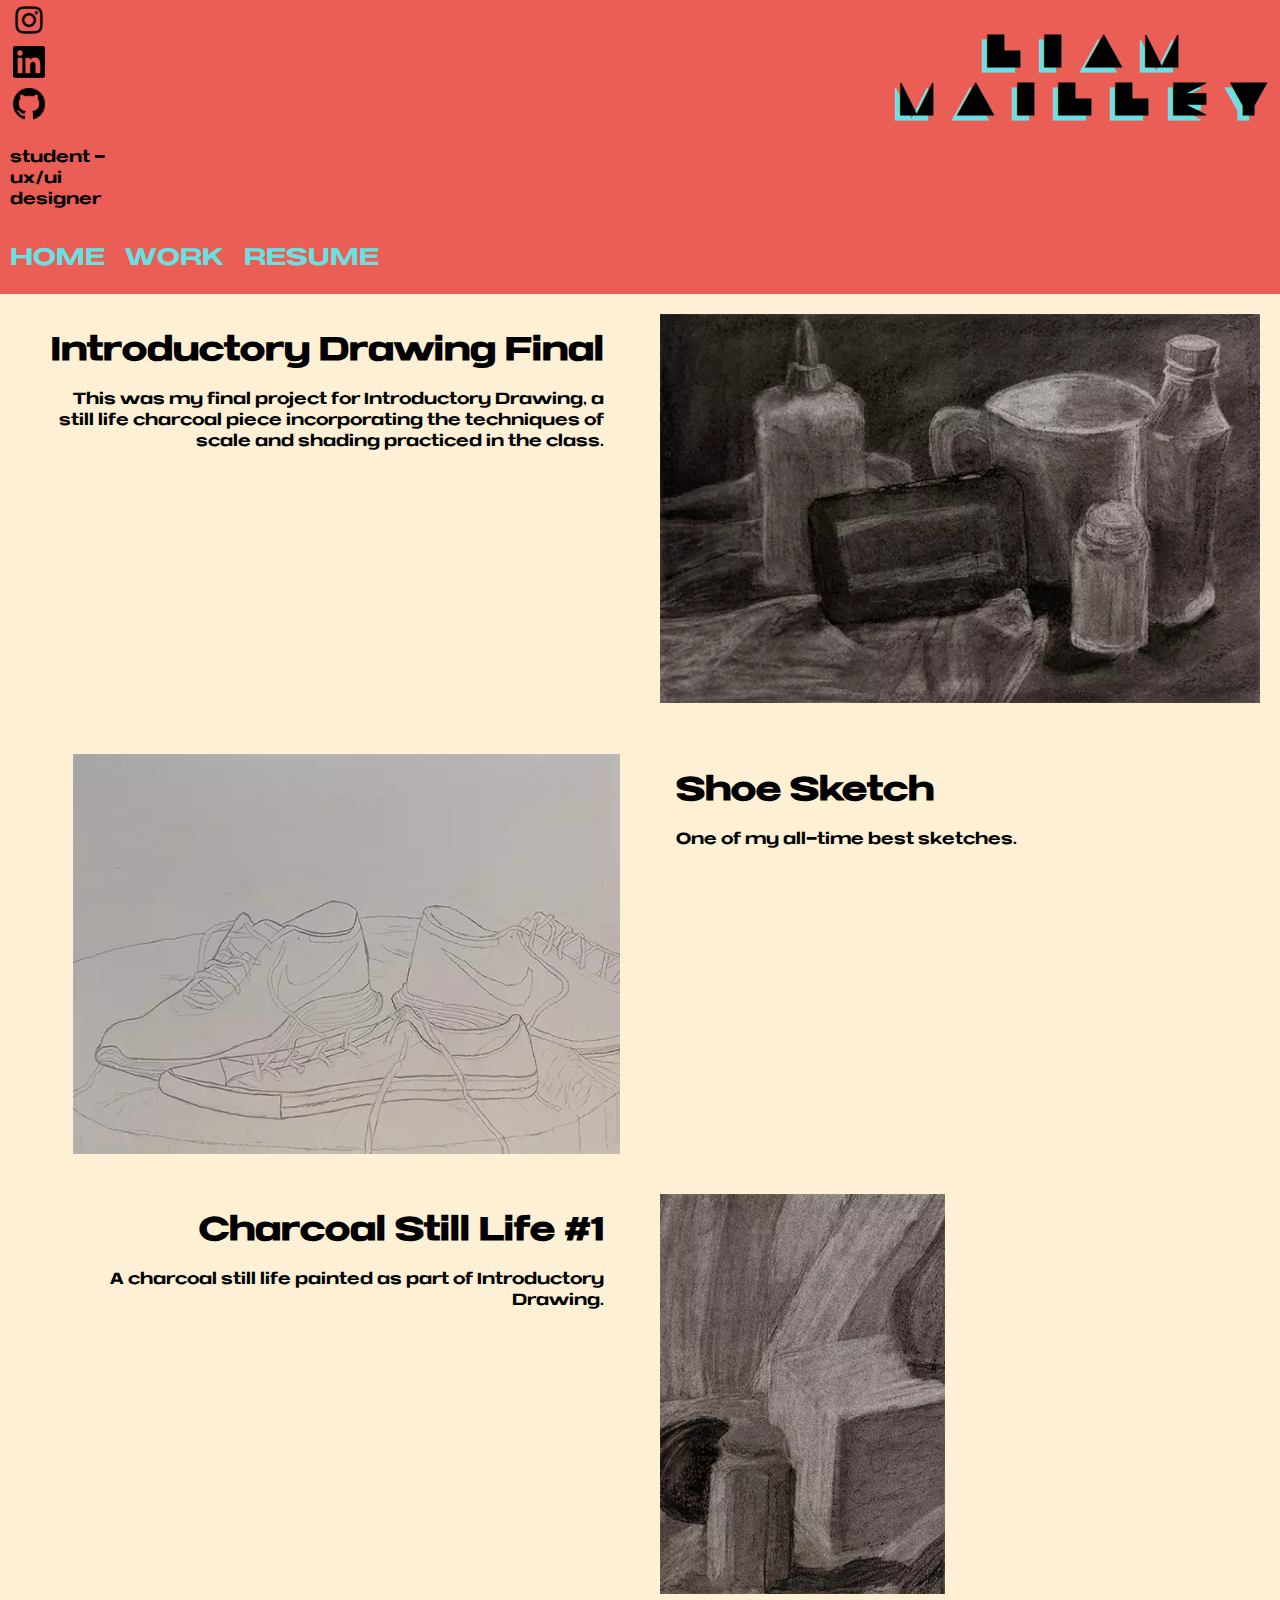
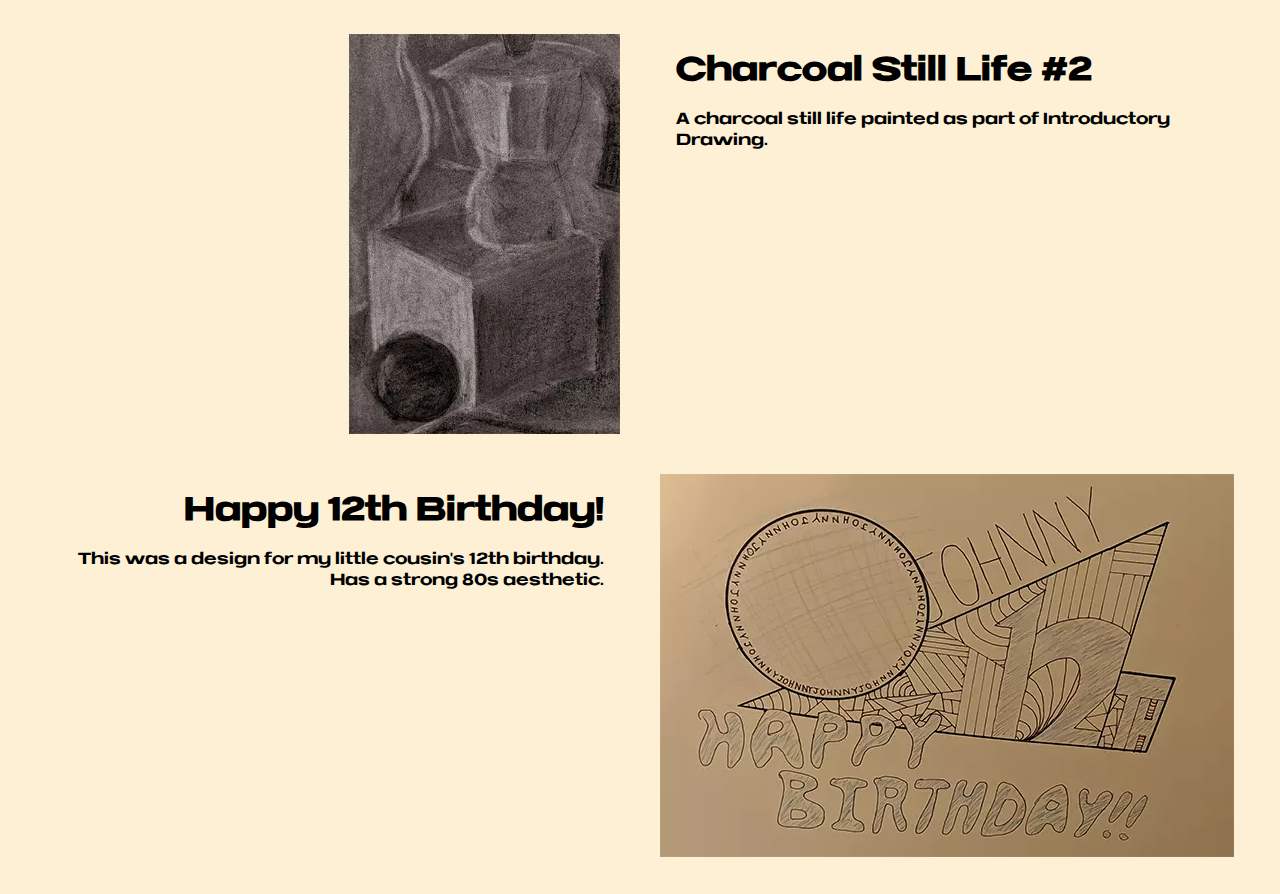
<file: root/pages/physicalart.html>
<!DOCTYPE html>
<html lang="en">
<head>
    <link href="../css/master.css" rel="stylesheet" type="text/css" media="all">
    <link href="../css/stylesheet.css" rel="stylesheet" type="text/css" media="all">
    <link href="../fonts/stylesheet.css" rel="stylesheet" type="text/css" media="all">
    <meta charset="UTF-8">
    <meta http-equiv="X-UA-Compatible" content="IE=edge">
    <meta name="viewport" content="width=device-width, initial-scale=1.0">
    <title>Liam Mailley - Work</title>
    <style>
        @media only screen and (min-width: 800px) { /* THIS ONE IS ONLY USED WHEN IT'S MORE THAN 800px */
            header {
                display: grid;
                grid-template-columns: 1.5fr 3fr 1.5fr;
                justify-content: space-evenly;
                background-color: #eb5e55;
                position: sticky;
                max-width: 100%;
                overflow: auto;
                margin: auto;
                top: 0;
                padding: 0.2rem 0;
            }
            .socials-container {
                display: flex;
                flex-flow: row wrap;
                align-content: flex-end;
                margin: auto 0;
                max-width: 15%;
            }
            .socials {
                max-width: 2rem;
                padding: 0 0.5rem;
                transition: all .2s ease-in-out;
            }
            .socials:hover {
                transition: 0.4s;
                transform: scale(0.75); 
            }
            .outer-nav-container {
                display: flex;
                flex-flow: column;
                max-width: 40%;
            }
            .nav-container {
                display: flex;
                flex-flow: row;
                justify-content: flex-start;
            }
            .bigbold {
                letter-spacing: 0.2rem;
                margin: 2rem 0 0 0;
                font-size: 2rem;
                font-weight: bold;
                color: #000000;
                text-align: center;
                max-width: 45%;
            }
            .bigbold-sub {
                margin-left: 10px;
            }
            main {
                background-color: #fdf0d5;
                display: flex;
                flex-direction: row;
                justify-content: space-between;
            }
            .greetings {
                display: flex;
                justify-content: center;
                font-size: 3.2rem;
                margin: 1rem 10px;
            }
            .bio {
                display: flex;
                justify-content: center;
                align-items: flex-end;
                font-size: 2rem;
                margin: 1rem 10px;
                align-content: center;
            }
            .headshot {
                padding: 0 0 0 2rem;
            }
            
            /* Non-Header Styling */

            /* Content Pages Grid Code */

            .contentmain {
                display: grid;
                grid-template-columns: 50% 50%;
            }

            .contenttitle {
                font-family: 'NCS Radhiumz', Arial, Helvetica, sans-serif;
                margin: 1rem;
            }

            .contentdesc {
                margin: 1rem;
            }

            .contentimages {
                max-width: 100%;
                max-height: 100%;
            }

            #firstleft {
                grid-column: 1;
                grid-row: 1;
                border: 20px solid #fdf0d5;
                background-repeat: no-repeat;
                background-size: cover;
                height: 25rem;
                text-align: right;
                float: right;
            }

            #firstright {
                grid-column: 2;
                grid-row: 1;
                border: 20px solid #fdf0d5;
                max-width: 100%;
                height: 25rem;
                text-align: left;
                float: left;
            }

            #secondleft {
                grid-column: 1;
                grid-row: 2;
                border: 20px solid #fdf0d5;
                background-repeat: no-repeat;
                background-size: cover;
                height: 25rem;
                text-align: right;
                float: right;
            }

            #secondright {
                grid-column: 2;
                grid-row: 2;
                border: 20px solid #fdf0d5;
                max-width: 100%;
                height: 25rem;
                text-align: left;
                float: left;
            }

            #thirdleft {
                grid-column: 1;
                grid-row: 3;
                border: 20px solid #fdf0d5;
                background-repeat: no-repeat;
                background-size: cover;
                height: 25rem;
                text-align: right;
                float: right;
            }

            #thirdright {
                grid-column: 2;
                grid-row: 3;
                border: 20px solid #fdf0d5;
                max-width: 100%;
                height: 25rem;
                text-align: left;
                float: left;
            }

            #fourthleft {
                grid-column: 1;
                grid-row: 4;
                border: 20px solid #fdf0d5;
                background-repeat: no-repeat;
                background-size: cover;
                height: 25rem;
                text-align: right;
                float: right;
            }

            #fourthright {
                grid-column: 2;
                grid-row: 4;
                border: 20px solid #fdf0d5;
                max-width: 100%;
                height: 25rem;
                text-align: left;
                float: left;
            }

            #fifthleft {
                grid-column: 1;
                grid-row: 5;
                border: 20px solid #fdf0d5;
                background-repeat: no-repeat;
                background-size: cover;
                height: 25rem;
                text-align: right;
                float: right;
            }

            #fifthright {
                grid-column: 2;
                grid-row: 5;
                border: 20px solid #fdf0d5;
                max-width: 100%;
                height: 25rem;
                text-align: left;
                float: left;
            }

            #sixthleft {
                grid-column: 1;
                grid-row: 6;
                border: 20px solid #fdf0d5;
                background-repeat: no-repeat;
                background-size: cover;
                height: 25rem;
                text-align: right;
                float: right;
            }

            #sixthright {
                grid-column: 2;
                grid-row: 6;
                border: 20px solid #fdf0d5;
                max-width: 100%;
                height: 25rem;
                text-align: left;
                float: left;
            }

            #seventhleft {
                grid-column: 1;
                grid-row: 7;
                border: 20px solid #fdf0d5;
                background-repeat: no-repeat;
                background-size: cover;
                height: 25rem;
                text-align: right;
                float: right;
            }

            #seventhright {
                grid-column: 2;
                grid-row: 7;
                border: 20px solid #fdf0d5;
                max-width: 100%;
                height: 25rem;
                text-align: left;
                float: left;
            }
            .navbutton {
                transition: all .2s ease-in-out;
            }
            .navbutton:hover {
                transition: 0.4s;
                transform: scale(0.9); 
            }
        }
    </style>
</head>

<body>
    <header>
        <div class="socials-container">
            <a href="https://www.instagram.com/liammailley">
                <img src="../images/insta_45x45.png" alt="Instagram Logo" class="socials">
            </a>
            <a href="https://www.linkedin.com/in/liam-mailley-bb5b69185">
                <img src="../images/linkedin_45x45.png" alt="Linkedin Logo" class="socials">
            </a>
            <a href="https://github.com/liammailley">
                <img src="../images/github_45x45.png" alt="Github Logo" class="socials">
            </a>
        </div>
        <br>
        <h1 class="bigbold">
            LIAM MAILLEY
        </h1>
        <div class="outer-nav-container">
            <p class="bigbold-sub">
                student - ux/ui designer
            </p>
            <div class="nav-container">
                <p class="navbutton">
                    <a class="buttontext" href="../../index.html">
                        HOME
                    </a>
                </p>
                <p class="navbutton">
                    <a class="buttontext" href="../work.html">
                        WORK
                </a>
                </p>
                <p class="navbutton">
                    <a class="buttontext" href="../resume.html">
                        RESUME
                    </a>
                </p>
            </div>
        </div>
    </header>

    <main class="contentmain">

        <div id="firstleft">
            <h1 class="contenttitle">
                Introductory Drawing Final
            </h1>
            <p class="contentdesc">
                This was my final project for Introductory Drawing, a still life charcoal piece incorporating the techniques of scale and shading practiced in the class.
            </p>
        </div>

        <div id="firstright">
            <img src="../images/charcoalfinal.webp" alt="Charcoal Final" class="contentimages">
        </div>


        <div id="secondleft">
            <img src="../images/shoes.webp" alt="Shoes" class="contentimages">
        </div>

        <div id="secondright">
            <h1 class="contenttitle">
                Shoe Sketch
            </h1>
            <p class="contentdesc">
                One of my all-time best sketches.
            </p>
        </div>


        <div id="thirdleft">
            <h1 class="contenttitle">
                Charcoal Still Life #1
            </h1>
            <p class="contentdesc">
                A charcoal still life painted as part of Introductory Drawing.
            </p>
        </div>

        <div id="thirdright">
            <img src="../images/bottle.webp" alt="Bottle" class="contentimages">
        </div>


        <div id="fourthleft">
            <img src="../images/kettle.webp" alt="Kettle" class="contentimages">
        </div>

        <div id="fourthright">
            <h1 class="contenttitle">
                Charcoal Still Life #2
            </h1>
            <p class="contentdesc">
                A charcoal still life painted as part of Introductory Drawing.
            </p>
        </div>


        <div id="fifthleft">
            <h1 class="contenttitle">
                Happy 12th Birthday!
            </h1>
            <p class="contentdesc">
                This was a design for my little cousin's 12th birthday. Has a strong 80s aesthetic.
            </p>
        </div>

        <div id="fifthright">
            <img src="../images/johnny12th.webp" alt="Johnny's 12th" class="contentimages">
        </div>

    </main>
</body>
</html>
</file>
<file: root/css/master.css>
/* General Styling */

body {
    margin: 0;
    background-color: #fdf0d5;
}
p {
    font-family: 'NCS Radhiumz', 'Chai', Georgia, "Times New Roman", Times, serif;
}
h1 {
    font-family: 'Sentrix Space', 'NCS Radhiumz', Arial, Helvetica, sans-serif;
}
h2 {
    font-family: 'NCS Radhiumz', 'National Park R', Arial, Helvetica, sans-serif;
    color: #28afb0;
}

/* Header, Main, Etc. */

header {
    display: flex;
    flex-direction: column;
    justify-content: space-evenly;
    background-color: #eb5e55;
    position: sticky;
    max-width: 100%;
    overflow: auto;
    margin: auto;
    padding: 0.2rem 0;
    z-index: 2;
}

main {
    background-color: #fdf0d5;
    display: flex;
    flex-direction: column;
    justify-content: space-between;
}

/* Header Elements */

.socials-container {
    display: flex;
    flex-flow: row wrap;
    justify-content: space-evenly;
    margin: 1rem 3rem;
    max-width: 100%;
}

.socials {
    max-width: 2rem;
    padding: 0 0.5rem;
    transition: all .2s ease-in-out;
}

.socials:hover {
    transition: 0.4s;
    transform: scale(0.75); 
}

.outer-nav-container {
    display: flex;
    flex-flow: column wrap;
    justify-content: center;
    max-width: 100%;
}

.nav-container {
    display: flex;
    flex-flow: row;
    justify-content: center;
    align-content: space-between;
    max-width: 100%;
}

.navbutton {
    transition: all .2s ease-in-out;
}

.navbutton:hover {
    transition: 0.4s;
    transform: scale(0.9); 
}

.bigbold {
    display: flex;
    justify-content: center;
    letter-spacing: 0.2rem;
    font-size: 1.5rem;
    font-weight: bold;
    color: #000000;
    text-align: center;
    max-width: 100%;
    text-shadow: -5px 5px #68E1E2;
}

.bigbold-sub {
    display: flex;
    justify-content: center;
    margin-left: 10px;
}

/* Body Elements */

.buttontext {
    color: #68E1E2;
    margin: 0 10px;
}

.buttontext:hover,
.buttontext:focus {
    color:#30D9D9;
}

.buttontext:hover {
	cursor: pointer;
}

.youarehere {
    color: white;
    margin: 0 10px;
}

.headshot {
    max-height: 80rem;
    max-width: 100%;
}

.greetings {
    display: flex;
    justify-content: center;
    font-size: 2rem;
    margin: 1rem 10px;
}

.bio {
    display: flex;
    justify-content: center;
    align-items: flex-end;
    font-size: 1rem;
    margin: 1rem 10px;
    align-content: center;
}


/* Resume Page */

.resumemain {
    padding: 0.5rem;
    max-width: 500px;
    margin: auto;
}
.resumename {
    text-align: left;
    margin-top: 0;
    font-size: 2.5rem;
}
.resumeaddress {
    text-align: left;
    font-size: 1.4rem;
}
h2.resume {
    font-size: 1.5rem;
}
p.resume {
    font-size: 1rem;
}
ul.resume {
    font-size: 1.2rem;
    font-family: 'Chai', Arial, Helvetica, sans-serif
}

a.downloadlink {
    color: #007f81;
}

.downloadbutton {
    text-align: center;
    padding: 1rem 1.5rem;
    border-radius: 1rem;
    text-decoration: none;
    font-size: 2rem;
    transition-duration: 0.5s;
    margin: auto;
    max-width: 500px;
    border-top: 5px dotted black;
}
.downloadbutton:active {
    background-color: #28afb0;
}


/* Bio Page */

.biopicture {
    max-width: 100%;
    max-height: 100%;
}

.centered {
    position: absolute;
    top: 100%;
    left: 50%;
    transform: translate(-50%, -50%);
    font-family: 'Sentrix Space', 'NCS Radhiumz', Arial, Helvetica, sans-serif;
}


/* Art Pages */

.bigbold-art {
    display: block;
    margin: 2rem 0 0 0;
    font-size: 2rem;
    font-weight: bold;
    color: #000000;
    text-align: center;
}

.backbutton {
    display: none;
}

.content {
    display: flex;
    flex-direction: column;
    max-width: 20rem;
    margin: 1rem auto;
}

h2.arttitle {
    margin: 1rem auto;
    text-align: center;
}

p.artdesc {
    margin: 0 auto 3rem auto;
    text-align: center;
}

.images {
    margin: 5px;
}

.wireframelink {
    text-align: center;
}

.visitformore {
    text-align: center;
}

.casestudy {
    transition: all .2s ease-in-out;
}
.casestudy:hover {
    transition: 0.4s;
    transform: scale(0.9); 
}

/* THIS ONE IS ONLY USED WHEN IT'S LESS THAN 800px */
</file>
<file: root/css/stylesheet.css>
/* General Styling */

body {
     margin: 0;
     background-color: #fdf0d5;
}
p {
     font-family: 'NCS Radhiumz', 'Chai', Georgia, "Times New Roman", Times, serif;
}
h1 {
     font-family: 'Sentrix Space', 'NCS Radhiumz', Arial, Helvetica, sans-serif;
}
h2 {
     font-family: 'NCS Radhiumz', 'National Park R', Arial, Helvetica, sans-serif;
     color: #28afb0;
}
a {
     font-family: 'NCS Radhiumz', 'Chai', Georgia, "Times New Roman", Times, serif;
     font-size: 1.5rem;
     text-decoration: none;
}

 /* Header, Main, Etc. */

header {
     display: flex;
     flex-direction: column;
     justify-content: space-evenly;
     background-color: #eb5e55;
     position: sticky;
     max-width: 100%;
     overflow: auto;
     margin: auto;
     padding: 0.2rem 0;
     z-index: 2;
     margin-bottom: 1rem;
 }
 
 main {
     background-color: #fdf0d5;
     display: flex;
     flex-direction: column;
     justify-content: space-between;
 }

 h1.bigbold {
     display: flex;
     justify-content: center;
     letter-spacing: 0.2rem;
     font-size: 2rem;
     font-weight: bold;
     color: #000000;
     text-align: center;
     max-width: 100%;
     text-shadow: -5px 5px #68E1E2;
 }

h2.name {
     display: flex;
     justify-content: center;
     color: #000000;
}

.big {
     font-family: 'NCS Radhiumz', 'Chai', Georgia, "Times New Roman", Times, serif;
     margin: 1rem 2rem;
}

.small {
     font-family: 'Chai', Georgia, "Times New Roman", Times, serif;
     margin: 1rem 2rem;
}
</file>
<file: root/fonts/stylesheet.css>
@font-face {
    font-family: 'Chai';
    src: url('Chai-Light.woff2') format('woff2'),
        url('Chai-Light.woff') format('woff');
    font-weight: 300;
    font-style: normal;
    font-display: swap;
}

@font-face {
    font-family: 'Chai';
    src: url('Chai-Light.woff2') format('woff2'),
        url('Chai-Light.woff') format('woff');
    font-weight: 300;
    font-style: normal;
    font-display: swap;
}

@font-face {
    font-family: 'Chai';
    src: url('Chai-Bold.woff2') format('woff2'),
        url('Chai-Bold.woff') format('woff');
    font-weight: bold;
    font-style: normal;
    font-display: swap;
}

@font-face {
    font-family: 'Chai';
    src: url('Chai-Medium.woff2') format('woff2'),
        url('Chai-Medium.woff') format('woff');
    font-weight: 500;
    font-style: normal;
    font-display: swap;
}

@font-face {
    font-family: 'Chai';
    src: url('Chai-SemiBold.woff2') format('woff2'),
        url('Chai-SemiBold.woff') format('woff');
    font-weight: 600;
    font-style: normal;
    font-display: swap;
}

@font-face {
    font-family: 'Chai';
    src: url('Chai-Regular.woff2') format('woff2'),
        url('Chai-Regular.woff') format('woff');
    font-weight: normal;
    font-style: normal;
    font-display: swap;
}

@font-face {
    font-family: 'National Park';
    src: url('NationalPark-Thin.woff2') format('woff2'),
        url('NationalPark-Thin.woff') format('woff');
    font-weight: 100;
    font-style: normal;
    font-display: swap;
}

@font-face {
    font-family: 'National Park';
    src: url('NationalPark-Heavy.woff2') format('woff2'),
        url('NationalPark-Heavy.woff') format('woff');
    font-weight: 900;
    font-style: normal;
    font-display: swap;
}

@font-face {
    font-family: 'National Park Outline';
    src: url('NationalPark-Outline.woff2') format('woff2'),
        url('NationalPark-Outline.woff') format('woff');
    font-weight: normal;
    font-style: normal;
    font-display: swap;
}

@font-face {
    font-family: 'National Park R';
    src: url('NationalPark-Regular.woff2') format('woff2'),
        url('NationalPark-Regular.woff') format('woff');
    font-weight: normal;
    font-style: normal;
    font-display: swap;
}

@font-face {
    font-family: 'NCS Radhiumz';
    src: url('NCSRadhiumzRegular.woff2') format('woff2'),
        url('NCSRadhiumzRegular.woff') format('woff');
    font-weight: normal;
    font-style: normal;
    font-display: swap;
}

@font-face {
    font-family: 'Sentrix Space';
    src: url('SentrixSpace-Regular.woff2') format('woff2'),
        url('SentrixSpace-Regular.woff') format('woff');
    font-weight: normal;
    font-style: normal;
    font-display: swap;
}

@font-face {
    font-family: 'Sentrix';
    src: url('Sentrix-Regular.woff2') format('woff2'),
        url('Sentrix-Regular.woff') format('woff');
    font-weight: normal;
    font-style: normal;
    font-display: swap;
}
</file>
